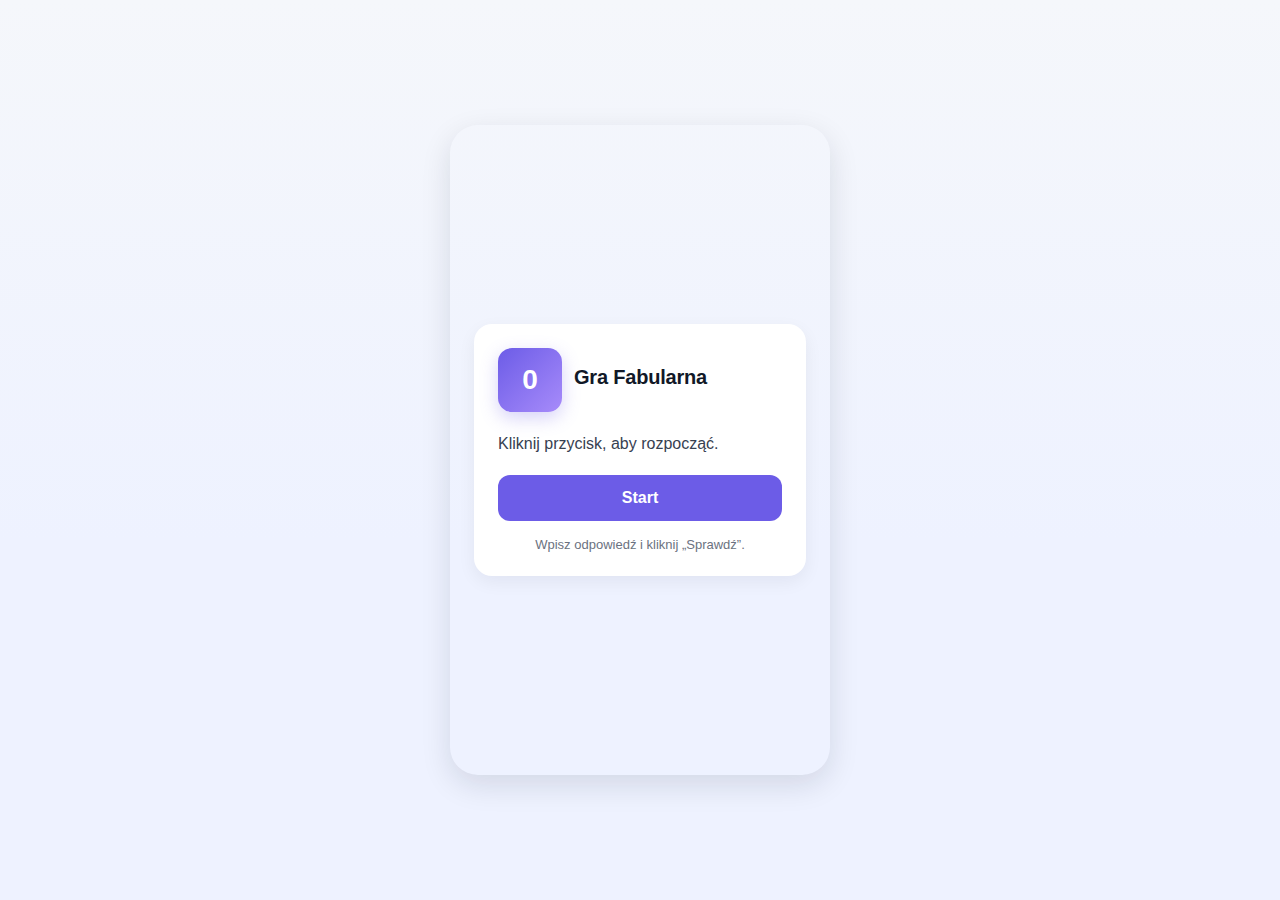
<file: index.html>
<html lang="pl">
	<head>
		<meta charset="utf-8" />
		<meta name="viewport" content="width=device-width, initial-scale=1" />
		<title>Gra Fabularna</title>
		<link rel="stylesheet" href="styles.css" />
	</head>
	<body>
		<div class="phone-frame" role="region" aria-label="Podgląd mobilnej strony">
			<div class="card">
				<div class="header">
					<div class="num-badge" aria-hidden="true">0</div>
					<div class="title">
						<h1>Gra Fabularna</h1>
						<p></p>
					</div>
				</div>

				<div class="body-text">Kliknij przycisk, aby rozpocząć.</div>

				<div class="form-row">
					<!-- <input id="odp1" class="input-text" type="text" placeholder="Twoja odpowiedź..." aria-label="Pole tekstowe" /> -->
					<input id="actionBtn" class="btn" type="button" value="Start" onclick="zad1()" aria-label="Przycisk sprawdź" />
				</div>

				<div class="hint">Wpisz odpowiedź i kliknij „Sprawdź”.</div>
			</div>
		</div>

		<script type="text/javascript">
			function zad1() {
				setTimeout(() => {
					window.location.href = "strona1.html";
				}, 1000);
			}
		</script>
	</body>
</html>
</file>
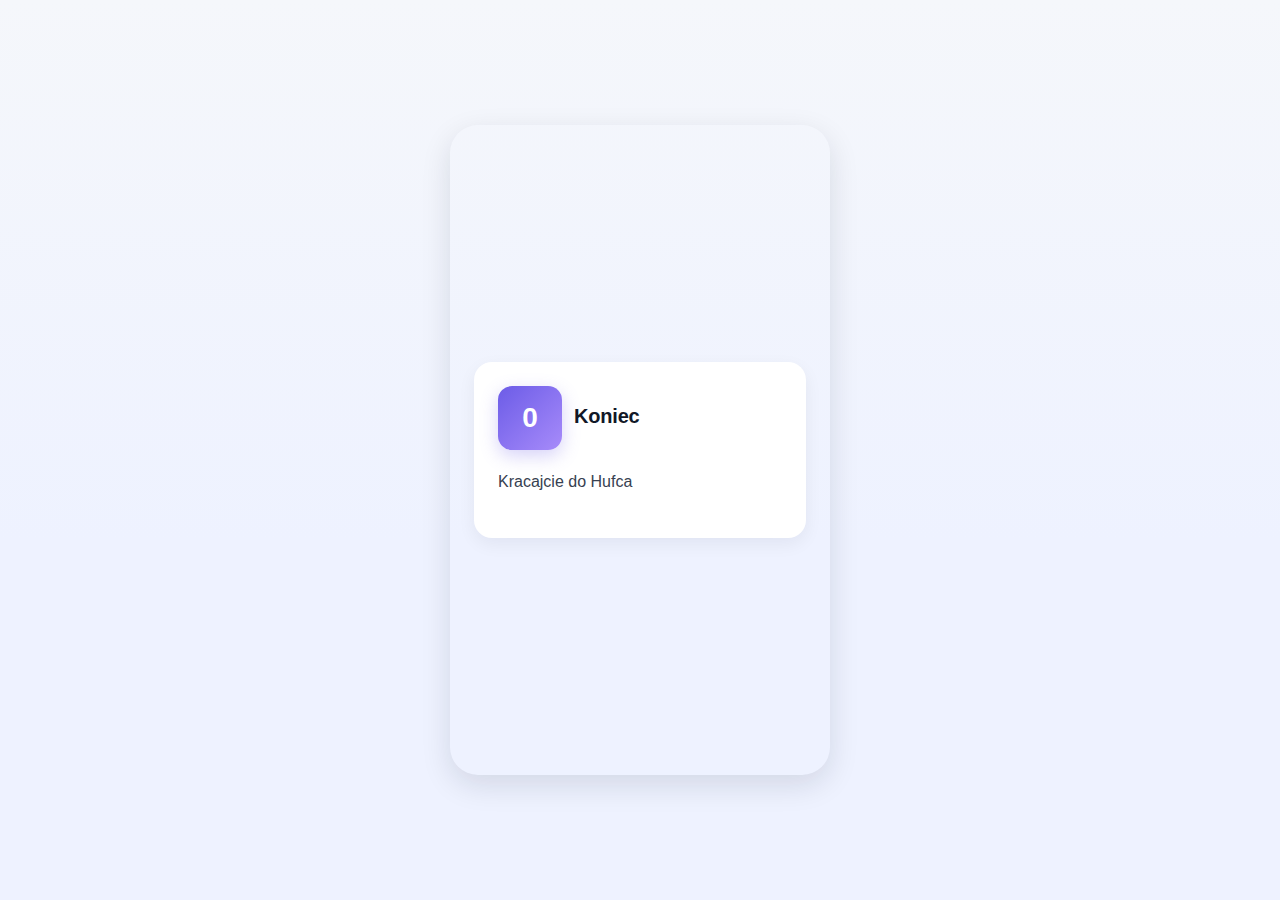
<file: end.html>
<html lang="pl">
	<head>
		<meta charset="utf-8" />
		<meta name="viewport" content="width=device-width, initial-scale=1" />
		<title>Gra Fabularna</title>
		<link rel="stylesheet" href="styles.css" />
	</head>
	<body>
		<div class="phone-frame" role="region" aria-label="Podgląd mobilnej strony">
			<div class="card">
				<div class="header">
					<div class="num-badge" aria-hidden="true">0</div>
					<div class="title">
						<h1>Koniec</h1>
						<p></p>
					</div>
				</div>

				<div class="body-text">Kracajcie do Hufca</div>

				<div class="form-row">
					<!-- <input id="odp1" class="input-text" type="text" placeholder="Twoja odpowiedź..." aria-label="Pole tekstowe" /> -->
					<!-- <input id="actionBtn" class="btn" type="button" value="Sprawdź" onclick="zad1()" aria-label="Przycisk sprawdź" /> -->
				</div>

				<div class="hint"></div>
			</div>
		</div>
	</body>
</html>
</file>
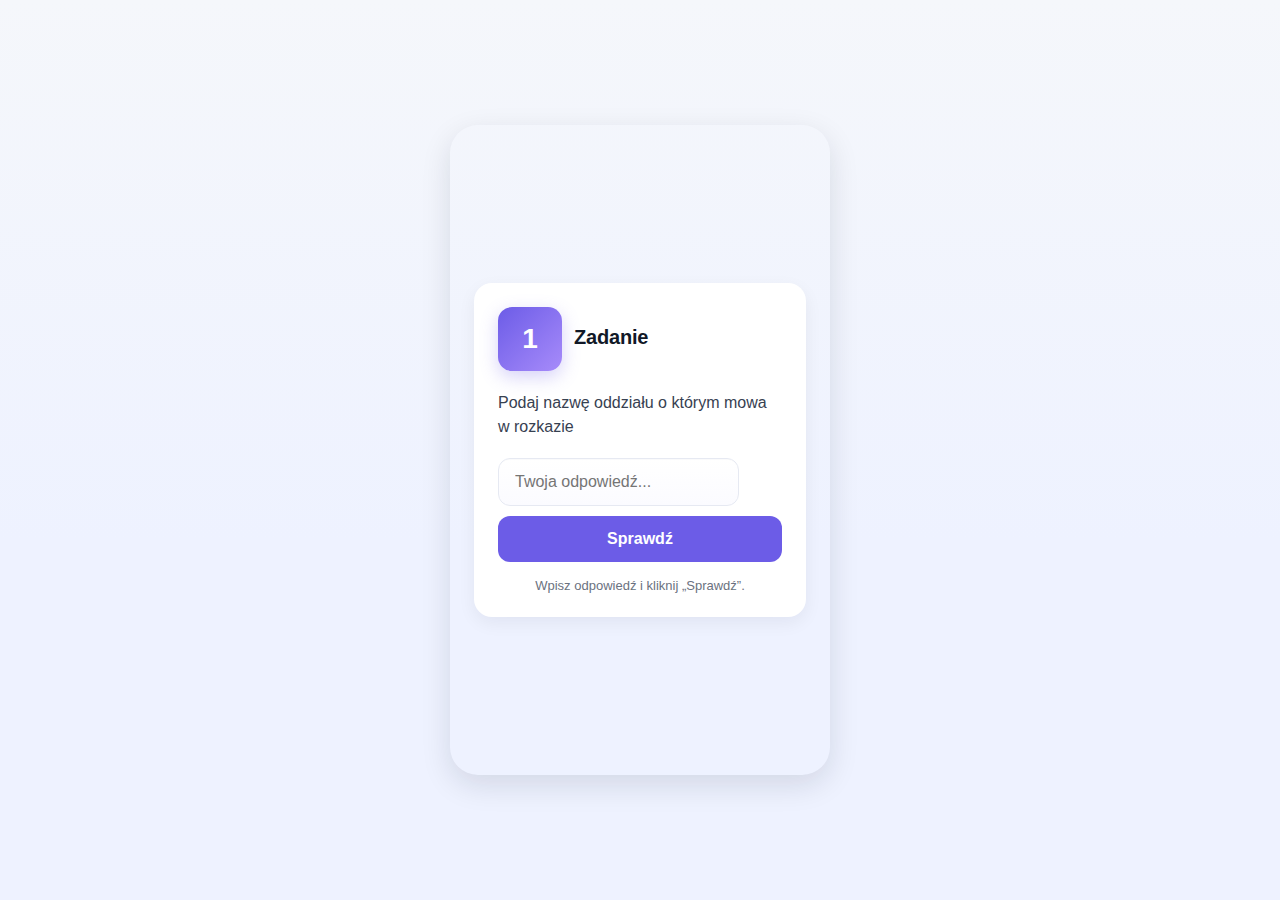
<file: strona1.html>
<html lang="pl">
	<head>
		<meta charset="utf-8" />
		<meta name="viewport" content="width=device-width, initial-scale=1" />
		<title>Gra Fabularna</title>
		<link rel="stylesheet" href="styles.css" />
	</head>
	<body>
		<div class="phone-frame" role="region" aria-label="Podgląd mobilnej strony">
			<div class="card">
				<div class="header">
					<div class="num-badge" aria-hidden="true">1</div>
					<div class="title">
						<h1>Zadanie</h1>
						<p></p>
					</div>
				</div>

				<div class="body-text">Podaj nazwę oddziału o którym mowa w rozkazie</div>

				<div class="form-row">
					<input id="odp1" class="input-text" type="text" placeholder="Twoja odpowiedź..." aria-label="Pole tekstowe" />
					<input id="actionBtn" class="btn" type="button" value="Sprawdź" onclick="zad1()" aria-label="Przycisk sprawdź" />
				</div>

				<div class="hint">Wpisz odpowiedź i kliknij „Sprawdź”.</div>
			</div>
		</div>

		<script type="text/javascript">
			function zad1() {
				const odpowiedz = document.getElementById("odp1").value.trim().toLowerCase();
				const card = document.querySelector(".card");

				// Usuń ewentualne stare komunikaty
				const oldMsg = document.querySelector(".msg");
				if (oldMsg) oldMsg.remove();

				const msg = document.createElement("div");
				msg.classList.add("msg");
				card.appendChild(msg);

				if (odpowiedz.includes("wisla") || odpowiedz.includes("wisła")) {
					msg.textContent = "Dobra odpowiedź!";
					msg.classList.add("msg-good");
					card.classList.add("flash-green");

					setTimeout(() => {
						card.classList.remove("flash-green");
						window.location.href = "strona2.html";
					}, 1500);
				} else {
					msg.textContent = "Zła odpowiedź!";
					msg.classList.add("msg-bad");
					card.classList.add("shake");

					setTimeout(() => {
						card.classList.remove("shake");
						msg.remove();
					}, 2000);
				}
			}
		</script>
	</body>
</html>
</file>
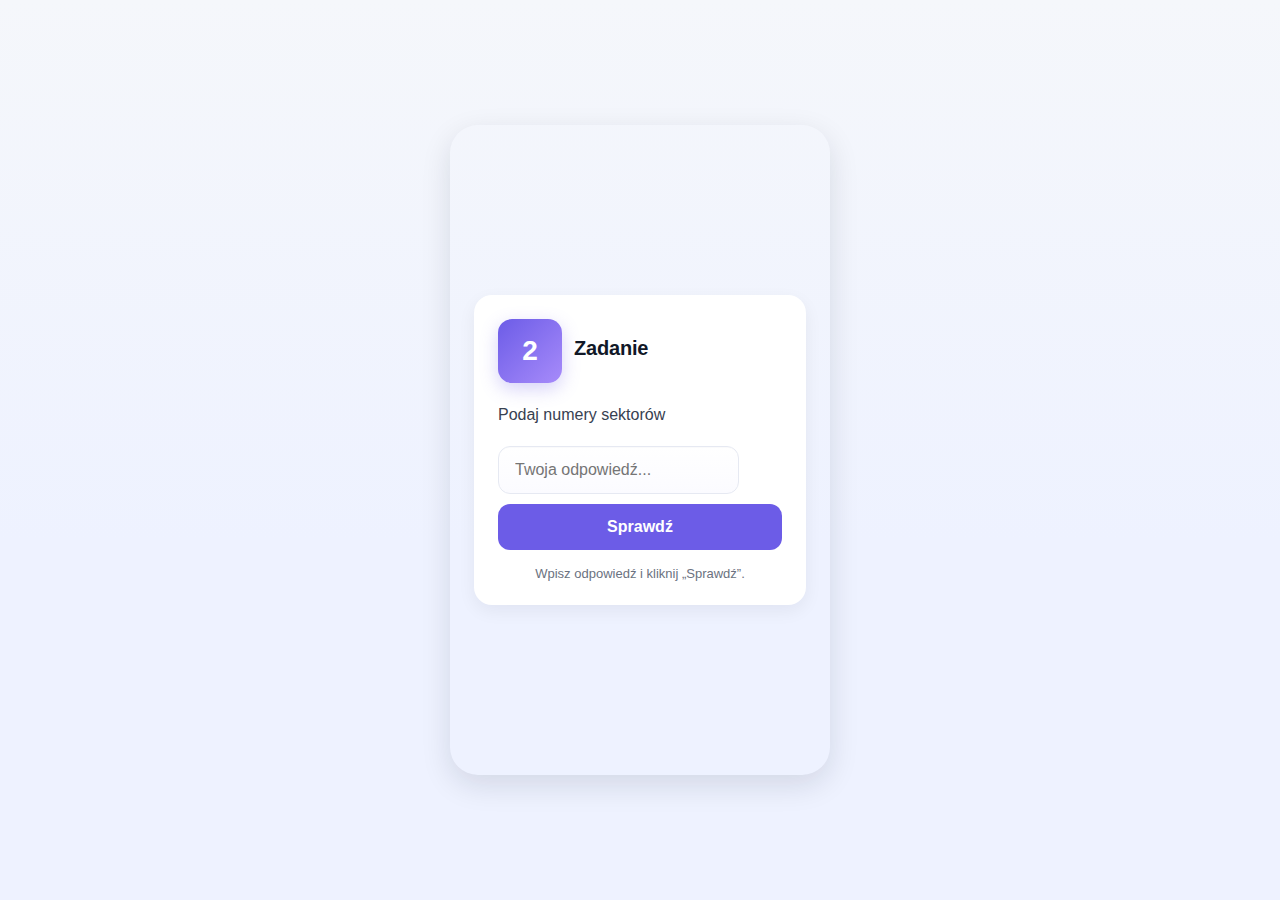
<file: strona2.html>
<html lang="pl">
	<head>
		<meta charset="utf-8" />
		<meta name="viewport" content="width=device-width, initial-scale=1" />
		<title>Gra Fabularna</title>
		<link rel="stylesheet" href="styles.css" />
	</head>
	<body>
		<div class="phone-frame" role="region" aria-label="Podgląd mobilnej strony">
			<div class="card">
				<div class="header">
					<div class="num-badge" aria-hidden="true">2</div>
					<div class="title">
						<h1>Zadanie</h1>
						<p></p>
					</div>
				</div>

				<div class="body-text">Podaj numery sektorów</div>

				<div class="form-row">
					<input id="odp1" class="input-text" type="text" placeholder="Twoja odpowiedź..." aria-label="Pole tekstowe" />
					<input id="actionBtn" class="btn" type="button" value="Sprawdź" onclick="zad1()" aria-label="Przycisk sprawdź" />
				</div>

				<div class="hint">Wpisz odpowiedź i kliknij „Sprawdź”.</div>
			</div>
		</div>

		<script type="text/javascript">
			function zad1() {
				const odpowiedz = document.getElementById("odp1").value.trim().toLowerCase();
				const card = document.querySelector(".card");

				// Usuń ewentualne stare komunikaty
				const oldMsg = document.querySelector(".msg");
				if (oldMsg) oldMsg.remove();

				const msg = document.createElement("div");
				msg.classList.add("msg");
				card.appendChild(msg);

				if (odpowiedz.includes("a1") && odpowiedz.includes("b3") && odpowiedz.includes("e4")) {
					msg.textContent = "Dobra odpowiedź!";
					msg.classList.add("msg-good");
					card.classList.add("flash-green");

					setTimeout(() => {
						card.classList.remove("flash-green");
						window.location.href = "strona3.html";
					}, 1500);
				} else {
					msg.textContent = "Zła odpowiedź!";
					msg.classList.add("msg-bad");
					card.classList.add("shake");

					setTimeout(() => {
						card.classList.remove("shake");
						msg.remove();
					}, 2000);
				}
			}
		</script>
	</body>
</html>
</file>
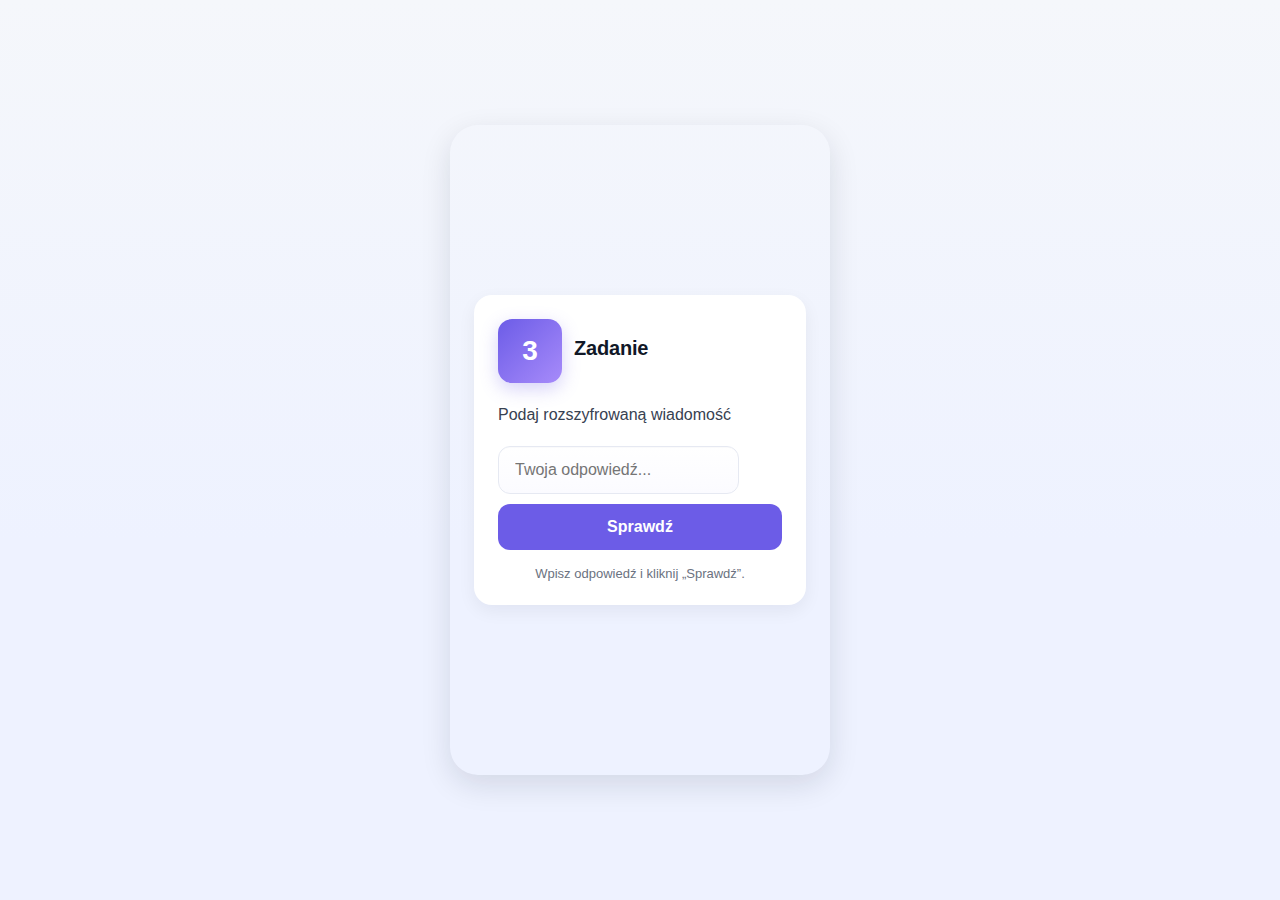
<file: strona3.html>
<html lang="pl">
	<head>
		<meta charset="utf-8" />
		<meta name="viewport" content="width=device-width, initial-scale=1" />
		<title>Gra Fabularna</title>
		<link rel="stylesheet" href="styles.css" />
	</head>
	<body>
		<div class="phone-frame" role="region" aria-label="Podgląd mobilnej strony">
			<div class="card">
				<div class="header">
					<div class="num-badge" aria-hidden="true">3</div>
					<div class="title">
						<h1>Zadanie</h1>
						<p></p>
					</div>
				</div>

				<div class="body-text">Podaj rozszyfrowaną wiadomość</div>

				<div class="form-row">
					<input id="odp1" class="input-text" type="text" placeholder="Twoja odpowiedź..." aria-label="Pole tekstowe" />
					<input id="actionBtn" class="btn" type="button" value="Sprawdź" onclick="zad1()" aria-label="Przycisk sprawdź" />
				</div>

				<div class="hint">Wpisz odpowiedź i kliknij „Sprawdź”.</div>
			</div>
		</div>

		<script type="text/javascript">
			function zad1() {
				const odpowiedz = document.getElementById("odp1").value.trim().toLowerCase();
				const card = document.querySelector(".card");

				// Usuń ewentualne stare komunikaty
				const oldMsg = document.querySelector(".msg");
				if (oldMsg) oldMsg.remove();

				const msg = document.createElement("div");
				msg.classList.add("msg");
				card.appendChild(msg);

				if (odpowiedz.includes("z ziemi włoskiej do polski") || odpowiedz.includes("z ziemi wloskiej do polski")) {
					msg.textContent = "Dobra odpowiedź!";
					msg.classList.add("msg-good");
					card.classList.add("flash-green");

					setTimeout(() => {
						card.classList.remove("flash-green");
						window.location.href = "strona4.html";
					}, 1500);
				} else {
					msg.textContent = "Zła odpowiedź!";
					msg.classList.add("msg-bad");
					card.classList.add("shake");

					setTimeout(() => {
						card.classList.remove("shake");
						msg.remove();
					}, 2000);
				}
			}
		</script>
	</body>
</html>
</file>
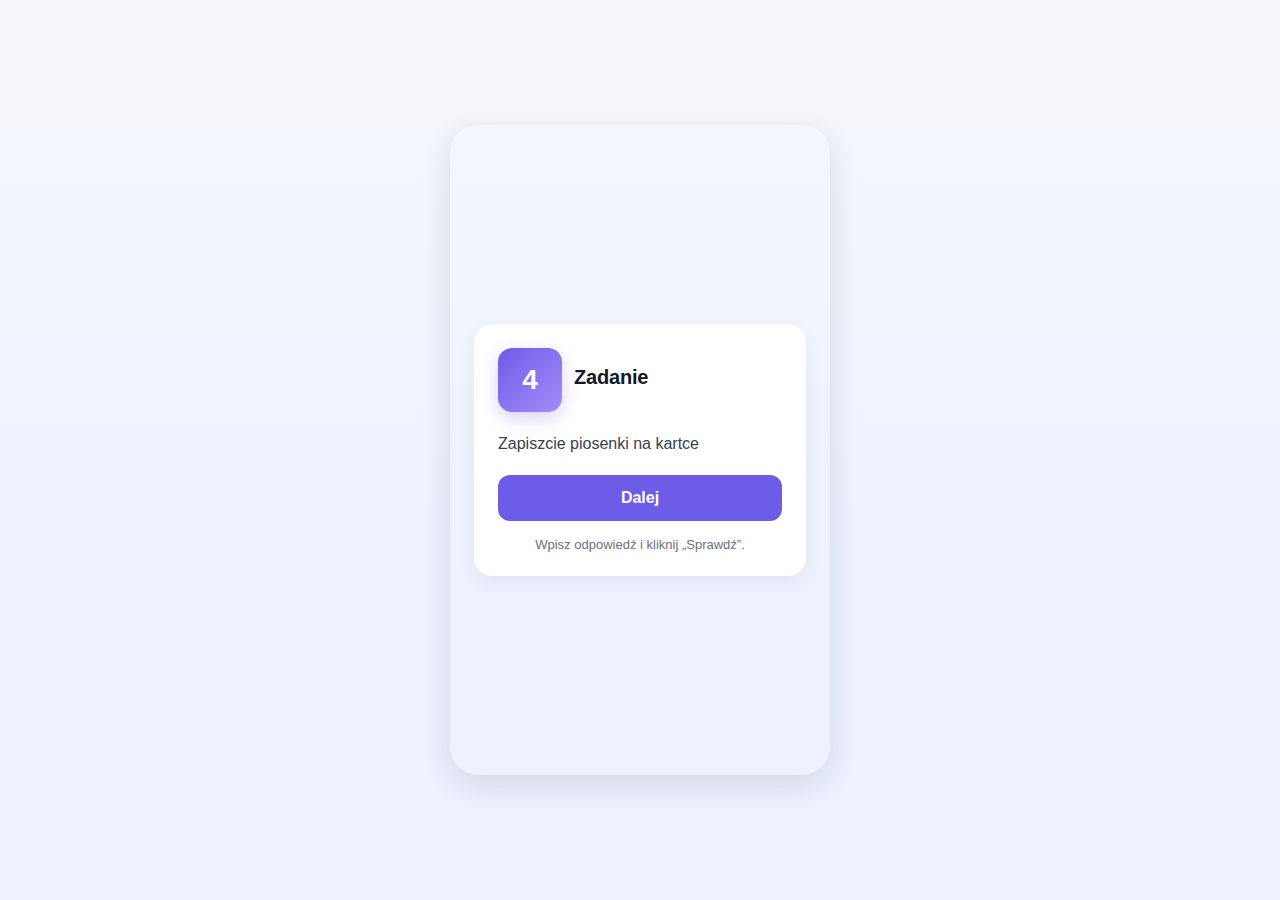
<file: strona4.html>
<html lang="pl">
	<head>
		<meta charset="utf-8" />
		<meta name="viewport" content="width=device-width, initial-scale=1" />
		<title>Gra Fabularna</title>
		<link rel="stylesheet" href="styles.css" />
	</head>
	<body>
		<div class="phone-frame" role="region" aria-label="Podgląd mobilnej strony">
			<div class="card">
				<div class="header">
					<div class="num-badge" aria-hidden="true">4</div>
					<div class="title">
						<h1>Zadanie</h1>
						<p></p>
					</div>
				</div>

				<div class="body-text">Zapiszcie piosenki na kartce</div>

				<div class="form-row">
					<!-- <input id="odp1" class="input-text" type="text" placeholder="Twoja odpowiedź..." aria-label="Pole tekstowe" /> -->
					<input id="actionBtn" class="btn" type="button" value="Dalej" onclick="zad1()" aria-label="Przycisk sprawdź" />
				</div>

				<div class="hint">Wpisz odpowiedź i kliknij „Sprawdź”.</div>
			</div>
		</div>

		<script type="text/javascript">
			function zad1() {
				window.location.href = "strona5.html";
			}
		</script>
	</body>
</html>
</file>
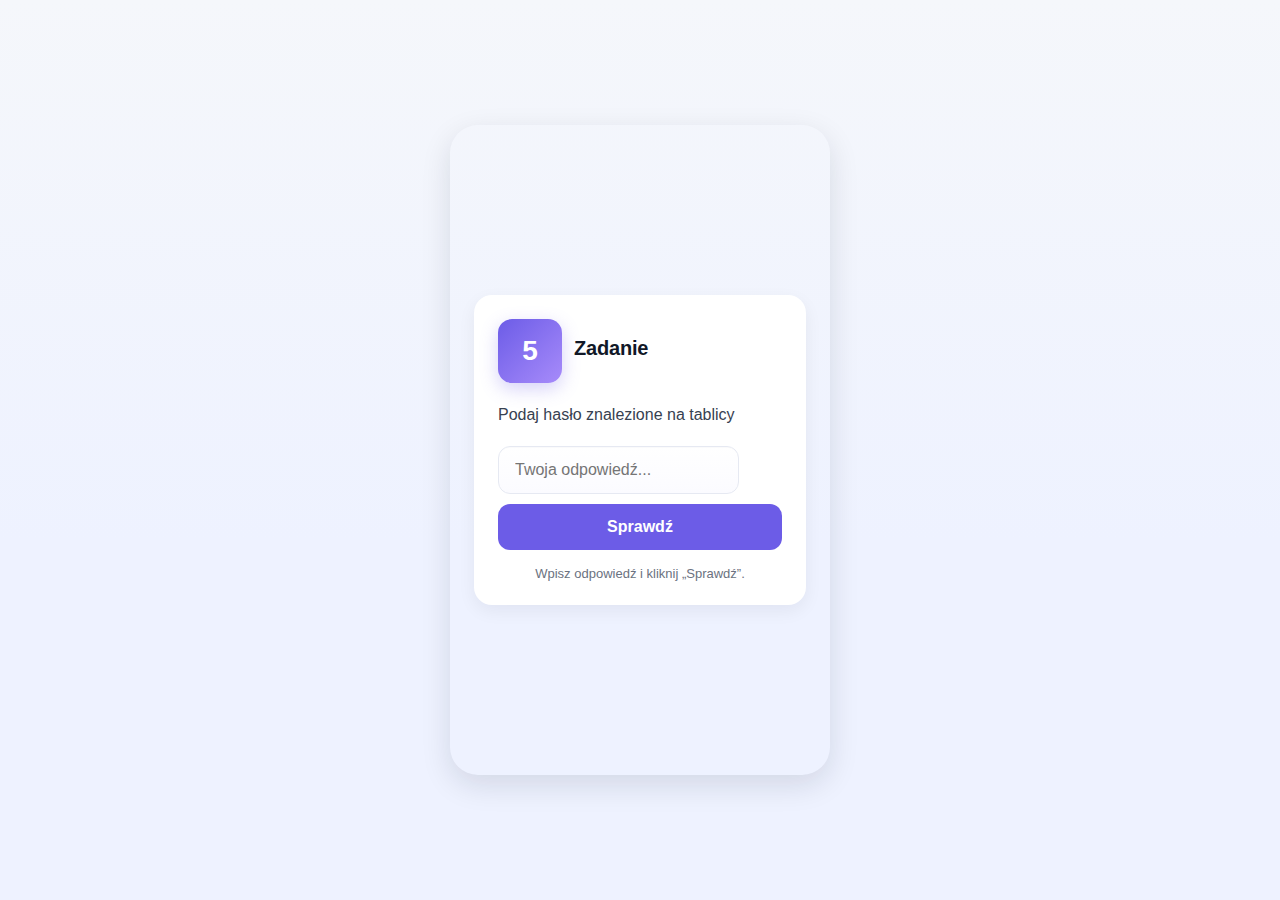
<file: strona5.html>
<html lang="pl">
	<head>
		<meta charset="utf-8" />
		<meta name="viewport" content="width=device-width, initial-scale=1" />
		<title>Gra Fabularna</title>
		<link rel="stylesheet" href="styles.css" />
	</head>
	<body>
		<div class="phone-frame" role="region" aria-label="Podgląd mobilnej strony">
			<div class="card">
				<div class="header">
					<div class="num-badge" aria-hidden="true">5</div>
					<div class="title">
						<h1>Zadanie</h1>
						<p></p>
					</div>
				</div>

				<div class="body-text">Podaj hasło znalezione na tablicy</div>

				<div class="form-row">
					<input id="odp1" class="input-text" type="text" placeholder="Twoja odpowiedź..." aria-label="Pole tekstowe" />
					<input id="actionBtn" class="btn" type="button" value="Sprawdź" onclick="zad1()" aria-label="Przycisk sprawdź" />
				</div>

				<div class="hint">Wpisz odpowiedź i kliknij „Sprawdź”.</div>
			</div>
		</div>

		<script type="text/javascript">
			function zad1() {
				const odpowiedz = document.getElementById("odp1").value.trim().toLowerCase();
				const card = document.querySelector(".card");

				// Usuń ewentualne stare komunikaty
				const oldMsg = document.querySelector(".msg");
				if (oldMsg) oldMsg.remove();

				const msg = document.createElement("div");
				msg.classList.add("msg");
				card.appendChild(msg);

				if (odpowiedz.includes("walczymy")) {
					msg.textContent = "Dobra odpowiedź!";
					msg.classList.add("msg-good");
					card.classList.add("flash-green");

					setTimeout(() => {
						card.classList.remove("flash-green");
						window.location.href = "strona6.html";
					}, 1500);
				} else {
					msg.textContent = "Zła odpowiedź!";
					msg.classList.add("msg-bad");
					card.classList.add("shake");

					setTimeout(() => {
						card.classList.remove("shake");
						msg.remove();
					}, 2000);
				}
			}
		</script>
	</body>
</html>
</file>
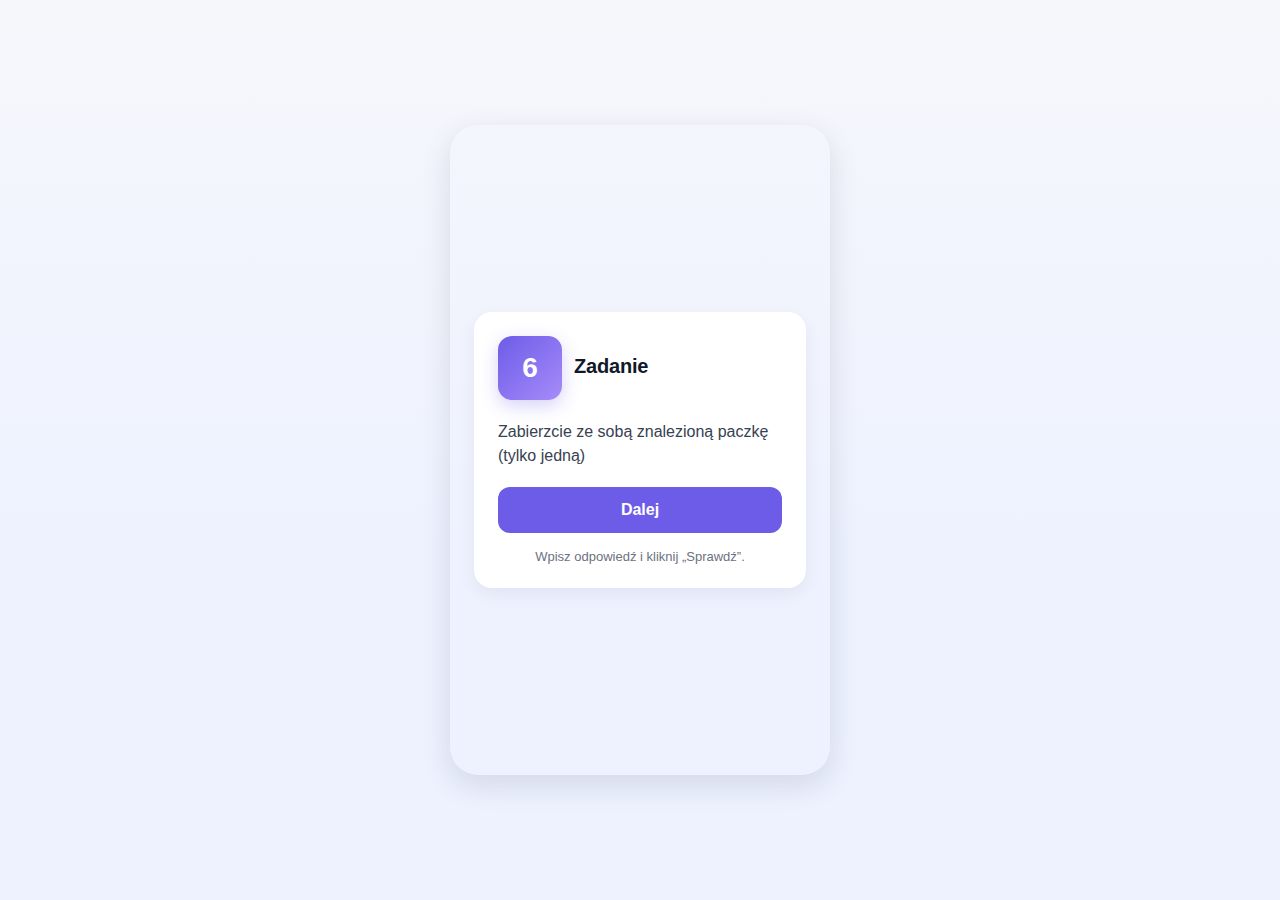
<file: strona6.html>
<html lang="pl">
	<head>
		<meta charset="utf-8" />
		<meta name="viewport" content="width=device-width, initial-scale=1" />
		<title>Gra Fabularna</title>
		<link rel="stylesheet" href="styles.css" />
	</head>
	<body>
		<div class="phone-frame" role="region" aria-label="Podgląd mobilnej strony">
			<div class="card">
				<div class="header">
					<div class="num-badge" aria-hidden="true">6</div>
					<div class="title">
						<h1>Zadanie</h1>
						<p></p>
					</div>
				</div>

				<div class="body-text">Zabierzcie ze sobą znalezioną paczkę (tylko jedną)</div>

				<div class="form-row">
					<!-- <input id="odp1" class="input-text" type="text" placeholder="Twoja odpowiedź..." aria-label="Pole tekstowe" /> -->
					<input id="actionBtn" class="btn" type="button" value="Dalej" onclick="zad1()" aria-label="Przycisk sprawdź" />
				</div>

				<div class="hint">Wpisz odpowiedź i kliknij „Sprawdź”.</div>
			</div>
		</div>

		<script type="text/javascript">
			function zad1() {
				window.location.href = "strona7.html";
			}
		</script>
	</body>
</html>
</file>
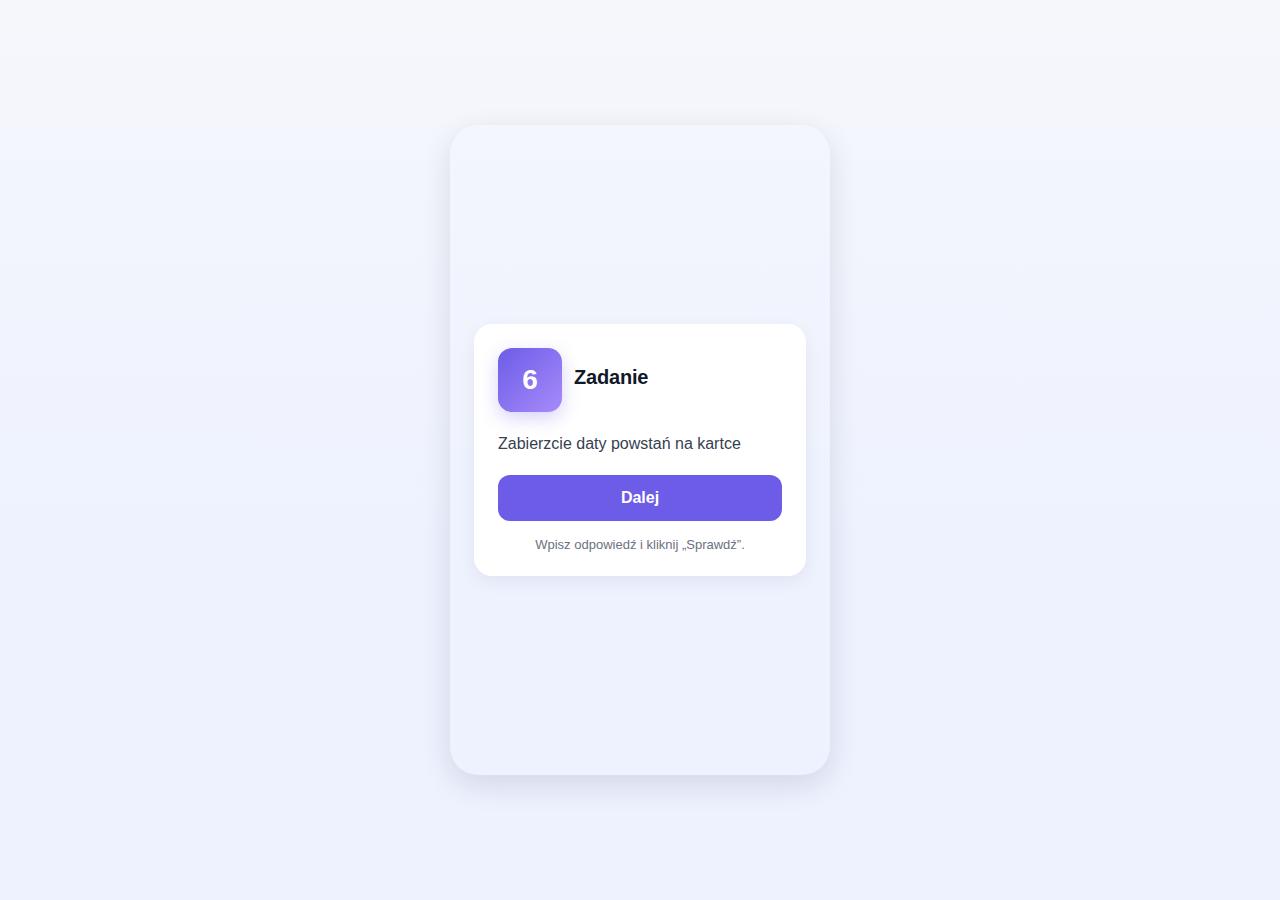
<file: strona7.html>
<html lang="pl">
	<head>
		<meta charset="utf-8" />
		<meta name="viewport" content="width=device-width, initial-scale=1" />
		<title>Gra Fabularna</title>
		<link rel="stylesheet" href="styles.css" />
	</head>
	<body>
		<div class="phone-frame" role="region" aria-label="Podgląd mobilnej strony">
			<div class="card">
				<div class="header">
					<div class="num-badge" aria-hidden="true">6</div>
					<div class="title">
						<h1>Zadanie</h1>
						<p></p>
					</div>
				</div>

				<div class="body-text">Zabierzcie daty powstań na kartce</div>

				<div class="form-row">
					<!-- <input id="odp1" class="input-text" type="text" placeholder="Twoja odpowiedź..." aria-label="Pole tekstowe" /> -->
					<input id="actionBtn" class="btn" type="button" value="Dalej" onclick="zad1()" aria-label="Przycisk sprawdź" />
				</div>

				<div class="hint">Wpisz odpowiedź i kliknij „Sprawdź”.</div>
			</div>
		</div>

		<script type="text/javascript">
			function zad1() {
				window.location.href = "strona8.html";
			}
		</script>
	</body>
</html>
</file>
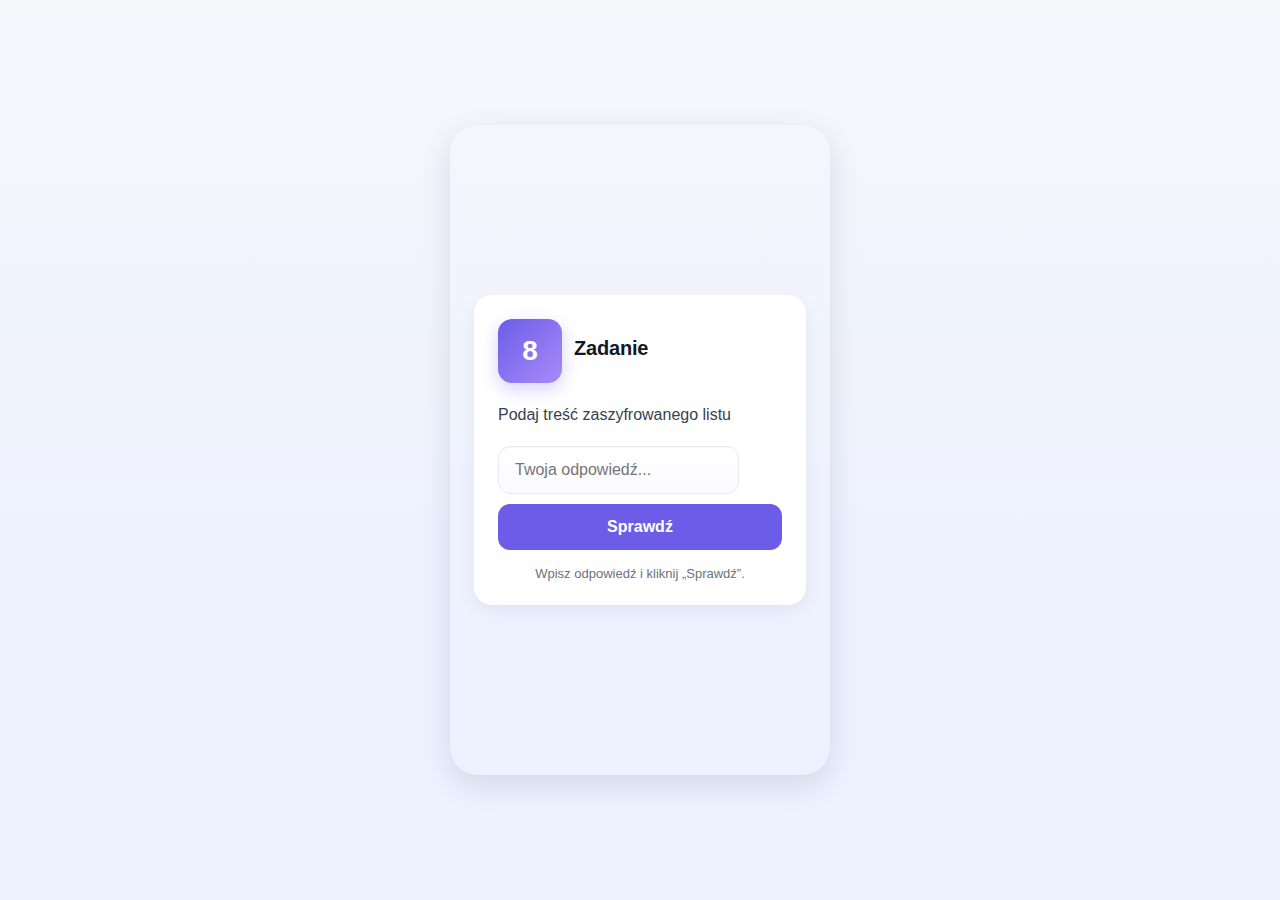
<file: strona8.html>
<html lang="pl">
	<head>
		<meta charset="utf-8" />
		<meta name="viewport" content="width=device-width, initial-scale=1" />
		<title>Gra Fabularna</title>
		<link rel="stylesheet" href="styles.css" />
	</head>
	<body>
		<div class="phone-frame" role="region" aria-label="Podgląd mobilnej strony">
			<div class="card">
				<div class="header">
					<div class="num-badge" aria-hidden="true">8</div>
					<div class="title">
						<h1>Zadanie</h1>
						<p></p>
					</div>
				</div>

				<div class="body-text">Podaj treść zaszyfrowanego listu</div>

				<div class="form-row">
					<input id="odp1" class="input-text" type="text" placeholder="Twoja odpowiedź..." aria-label="Pole tekstowe" />
					<input id="actionBtn" class="btn" type="button" value="Sprawdź" onclick="zad1()" aria-label="Przycisk sprawdź" />
				</div>

				<div class="hint">Wpisz odpowiedź i kliknij „Sprawdź”.</div>
			</div>
		</div>

		<script type="text/javascript">
			function zad1() {
				const odpowiedz = document.getElementById("odp1").value.trim().toLowerCase();
				const card = document.querySelector(".card");

				// Usuń ewentualne stare komunikaty
				const oldMsg = document.querySelector(".msg");
				if (oldMsg) oldMsg.remove();

				const msg = document.createElement("div");
				msg.classList.add("msg");
				card.appendChild(msg);

				if (odpowiedz.includes("wolna polska")) {
					msg.textContent = "Dobra odpowiedź!";
					msg.classList.add("msg-good");
					card.classList.add("flash-green");

					setTimeout(() => {
						card.classList.remove("flash-green");
						window.location.href = "end.html";
					}, 1500);
				} else {
					msg.textContent = "Zła odpowiedź!";
					msg.classList.add("msg-bad");
					card.classList.add("shake");

					setTimeout(() => {
						card.classList.remove("shake");
						msg.remove();
					}, 2000);
				}
			}
		</script>
	</body>
</html>
</file>
<file: styles.css>
:root {
	--bg: #f5f7fb;
	--card: #ffffff;
	--accent: #6c5ce7;
	--muted: #6b7280;
}
* {
	box-sizing: border-box;
}
html,
body {
	height: 100%;
}
body {
	margin: 0;
	font-family: Inter, Roboto, "Helvetica Neue", Arial, sans-serif;
	background: linear-gradient(180deg, var(--bg), #eef2ff 60%);
	color: #111827;
	-webkit-font-smoothing: antialiased;
	display: flex;
	align-items: center;
	justify-content: center;
	padding: 20px;
	overflow-y: auto;
}
.phone-frame {
	width: 380px;
	max-width: 100%;
	background: transparent;
	border-radius: 28px;
	padding: 24px;
	box-shadow: 0 10px 30px rgba(16, 24, 40, 0.12);
	min-height: 650px;
	display: flex;
	align-items: center;
	justify-content: center;
}
.card {
	background: var(--card);
	border-radius: 18px;
	padding: 24px;
	box-shadow: 0 6px 18px rgba(15, 23, 42, 0.06);
	overflow: hidden;
	width: 100%;
}
.header {
	display: flex;
	align-items: center;
	gap: 12px;
	margin-bottom: 20px;
}
.num-badge {
	min-width: 64px;
	height: 64px;
	border-radius: 14px;
	background: linear-gradient(135deg, var(--accent), #a78bfa);
	display: flex;
	align-items: center;
	justify-content: center;
	color: white;
	font-weight: 700;
	font-size: 28px;
	box-shadow: 0 6px 18px rgba(108, 92, 231, 0.28);
}
.title {
	flex: 1;
}
.title h1 {
	margin: 0;
	font-size: 20px;
	letter-spacing: -0.2px;
}
.title p {
	margin: 4px 0 0;
	color: var(--muted);
	font-size: 14px;
}
.body-text {
	margin: 20px 0;
	font-size: 16px;
	line-height: 1.45;
	color: #374151;
}

.form-column {
	display: flex;
	flex-direction: column;
	gap: 14px;
	align-items: stretch;
}
.input-text {
	padding: 14px 16px;
	border-radius: 12px;
	border: 1px solid #e6e9f2;
	font-size: 16px;
	outline: none;
	background: linear-gradient(180deg, #fff, #fbfbff);
	box-shadow: inset 0 1px 0 rgba(16, 24, 40, 0.02);
	margin-bottom: 10px;
}
.input-text:focus {
	box-shadow: 0 4px 18px rgba(99, 102, 241, 0.12);
	border-color: rgba(99, 102, 241, 0.6);
}
.btn {
	padding: 14px 16px;
	border-radius: 12px;
	border: 0;
	font-weight: 600;
	font-size: 16px;
	background: var(--accent);
	color: white;
	cursor: pointer;
	width: 100%;
}
.btn:active {
	transform: translateY(1px);
}
.hint {
	margin-top: 16px;
	font-size: 13px;
	color: var(--muted);
	text-align: center;
}
@media (max-width: 380px) {
	.num-badge {
		min-width: 56px;
		height: 56px;
		font-size: 24px;
	}
	.phone-frame {
		padding: 16px;
		min-height: 580px;
	}
}

/* Animacje odpowiedzi */
.msg {
	text-align: center;
	font-weight: 600;
	font-size: 18px;
	margin-top: 20px;
	opacity: 0;
	animation: fadeIn 0.4s ease forwards;
}

.msg-good {
	color: #16a34a; /* zielony */
}

.msg-bad {
	color: #dc2626; /* czerwony */
}

/* Efekt błysku przy dobrej odpowiedzi */
.flash-green {
	animation: flashGreen 1s ease;
}

@keyframes flashGreen {
	0% {
		box-shadow: 0 0 0 rgba(0, 0, 0, 0);
	}
	50% {
		box-shadow: 0 0 30px rgba(34, 197, 94, 0.6);
	}
	100% {
		box-shadow: 0 0 0 rgba(0, 0, 0, 0);
	}
}

/* Efekt wstrząsu przy złej odpowiedzi */
.shake {
	animation: shakeAnim 0.4s ease-in-out;
}

@keyframes shakeAnim {
	0%,
	100% {
		transform: translateX(0);
	}
	20% {
		transform: translateX(-8px);
	}
	40% {
		transform: translateX(8px);
	}
	60% {
		transform: translateX(-6px);
	}
	80% {
		transform: translateX(6px);
	}
}

/* Fade-in dla wiadomości */
@keyframes fadeIn {
	to {
		opacity: 1;
	}
}
</file>
